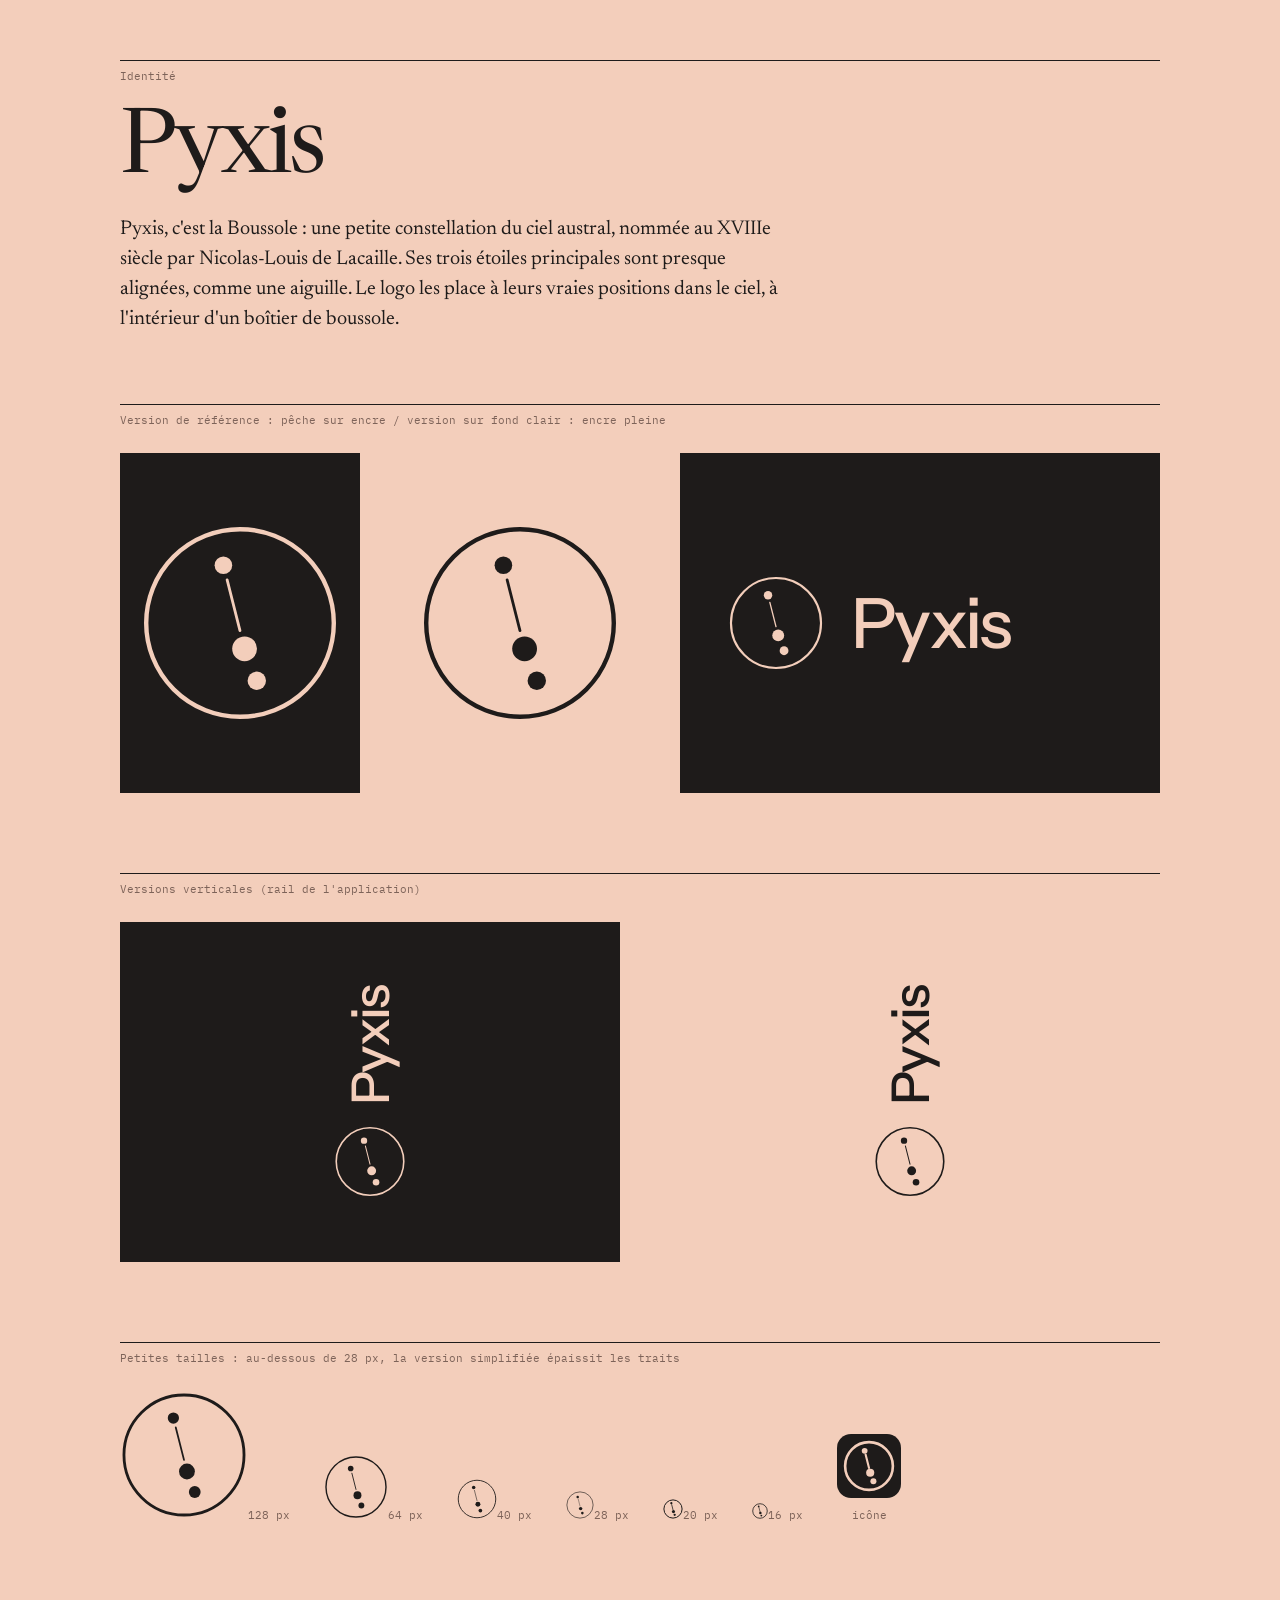
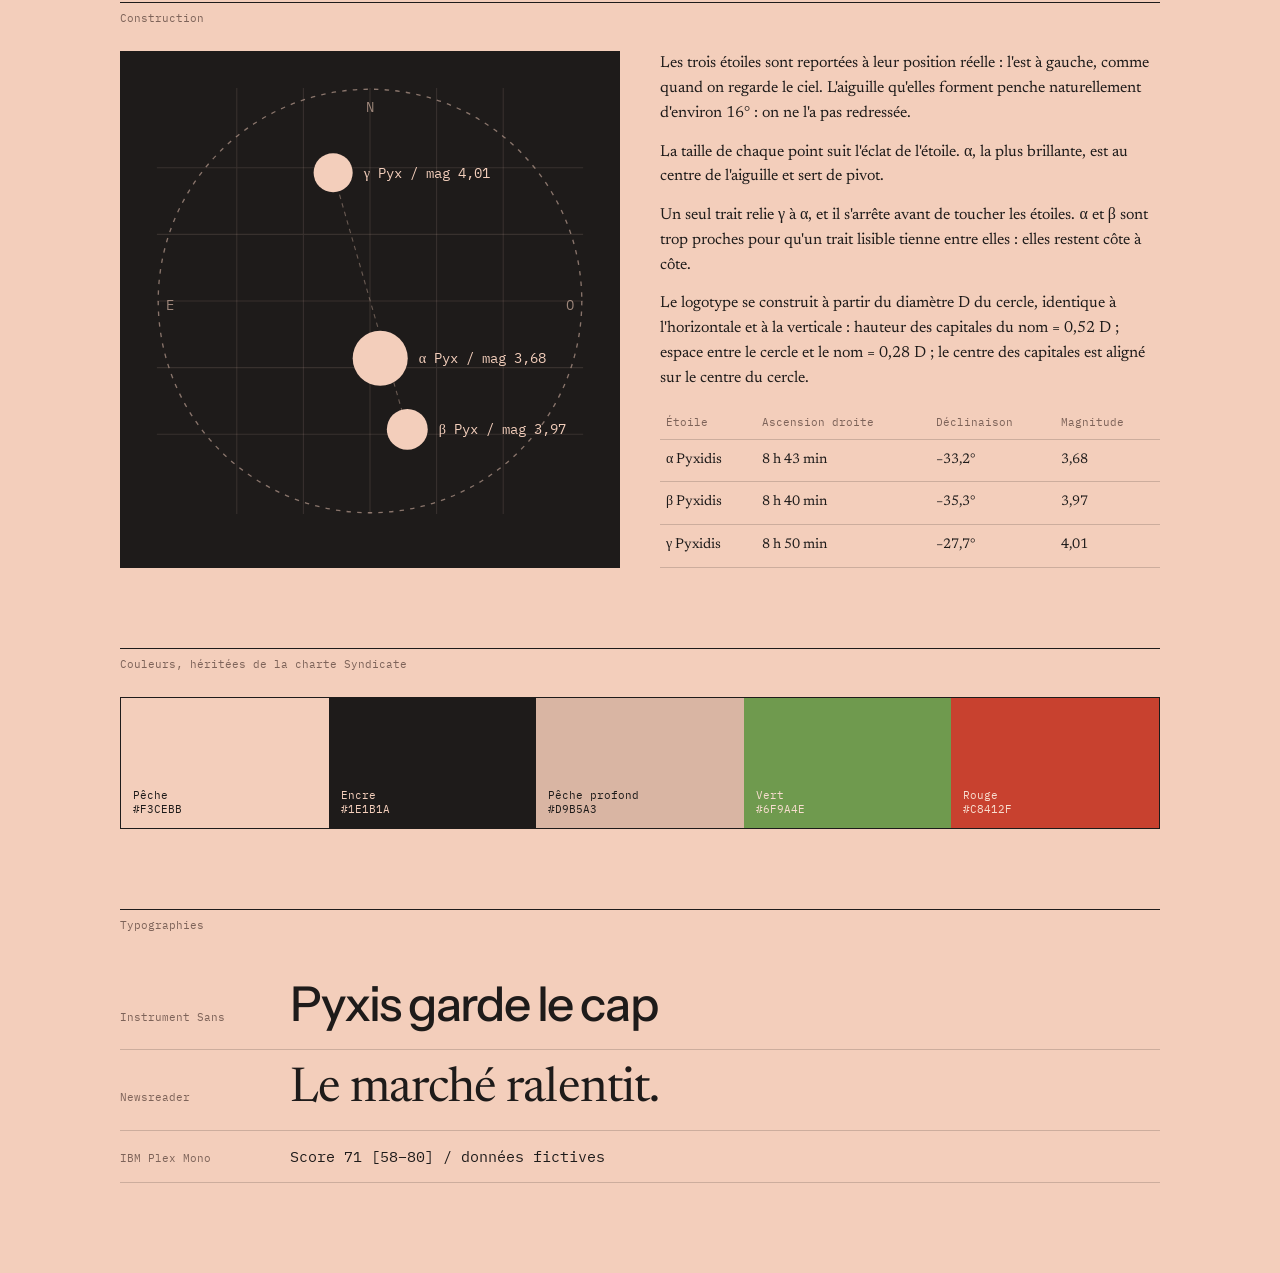
<file: site/assets/identite.html>
<!DOCTYPE html>
<html lang="fr"><head><meta charset="utf-8"><meta name="viewport" content="width=device-width, initial-scale=1">
<title>Pyxis · identité</title>
<link rel="preconnect" href="https://fonts.googleapis.com"><link rel="preconnect" href="https://fonts.gstatic.com" crossorigin>
<link href="https://fonts.googleapis.com/css2?family=IBM+Plex+Mono:wght@400&family=Instrument+Sans:wght@400;500&family=Newsreader:ital,opsz,wght@0,6..72,400;1,6..72,400&display=swap" rel="stylesheet">
<style>
:root{--paper:#f3cebb;--ink:#1e1b1a;--mute:#7d6359;--deep:#d9b5a3}
*{box-sizing:border-box}body{margin:0;background:var(--paper);color:var(--ink);font:400 15px/1.5 "Instrument Sans",Arial,sans-serif}
.page{max-width:1120px;margin:0 auto;padding:60px 40px 90px}
.lbl{display:block;font:400 11px "IBM Plex Mono",monospace;color:var(--mute);border-top:1px solid var(--ink);padding-top:8px;margin-bottom:26px}
.grid{display:grid;gap:48px 40px}
.g3{grid-template-columns:1fr 1fr 2fr}.g2{grid-template-columns:1fr 1fr}
.tile{min-height:340px;display:flex;align-items:center;justify-content:center}
.neg{background:var(--ink);color:var(--paper)}
.lock{display:flex;align-items:center;gap:22px;font:500 72px/1 "Instrument Sans";letter-spacing:-.035em}
.vert{display:flex;flex-direction:column;align-items:center;gap:22px}
.vert span{writing-mode:vertical-rl;transform:rotate(180deg);font:500 64px/1 "Instrument Sans";letter-spacing:-.035em}
h1{font:400 clamp(48px,7vw,96px)/.95 "Newsreader",serif;letter-spacing:-.035em;margin:0 0 18px}
.intro{font:400 20px/1.5 "Newsreader",serif;max-width:60ch;margin-bottom:70px}
.sizes{display:flex;align-items:flex-end;gap:34px;flex-wrap:wrap}
.sizes figure{margin:0;text-align:center;font:400 11px "IBM Plex Mono",monospace;color:var(--mute)}
.sizes img{display:block;margin:0 auto 10px}
.sky{background:var(--ink);color:var(--paper);padding:28px}
.sky svg{width:100%;height:auto;display:block}
.note{font:400 16px/1.55 "Newsreader",serif;max-width:56ch}
.note p{margin:0 0 14px}
table{border-collapse:collapse;width:100%;font-size:14px}td,th{text-align:left;padding:10px 6px;border-bottom:1px solid rgba(30,27,26,.18)}th{font:400 11px "IBM Plex Mono",monospace;color:var(--mute)}
.sw{display:grid;grid-template-columns:repeat(5,1fr);gap:0;border:1px solid var(--ink)}
.sw div{height:130px;padding:12px;font:400 11px "IBM Plex Mono",monospace;display:flex;flex-direction:column;justify-content:flex-end}
.type div{display:flex;align-items:baseline;gap:20px;border-bottom:1px solid rgba(30,27,26,.18);padding:16px 0}
.type .n{font:400 11px "IBM Plex Mono";color:var(--mute);width:150px;flex:none}
section{margin-top:80px}
@media(max-width:820px){.g3,.g2{grid-template-columns:1fr}.lock{font-size:48px}.sw{grid-template-columns:1fr 1fr}}
</style></head><body>
<script>/* =========================================================================
   Logo Pyxis — dessiné d'après la vraie constellation de la Boussole.
   Les trois étoiles principales (β, α, γ Pyxidis) sont presque alignées :
   placées à leurs positions réelles dans le ciel, elles forment une aiguille
   légèrement inclinée. Le cercle autour est le boîtier de la boussole.
   Taille de chaque étoile = son éclat (α est la plus brillante).
   ========================================================================= */
(function () {
  // Positions réelles (ascension droite × cos(déclinaison), déclinaison), ramenées à β = origine.
  // β Pyx : 8h40m, −35,3° ; α Pyx : 8h43m, −33,2° ; γ Pyx : 8h50m, −27,7°.
  const STARS = [
    { id: "β", x: 58.4, y: 78.9, r: 4.6, mag: 3.97 },
    { id: "α", x: 52.3, y: 62.9, r: 6.2, mag: 3.68 },
    { id: "γ", x: 41.7, y: 21.1, r: 4.4, mag: 4.01 },
  ];

  /* Segment entre deux étoiles, avec un petit vide autour de chacune.
     Si les étoiles sont trop proches pour qu'un trait lisible tienne entre elles, on n'en dessine pas. */
  function seg(a, b, gap) {
    const dx = b.x - a.x, dy = b.y - a.y, L = Math.hypot(dx, dy);
    const ux = dx / L, uy = dy / L;
    const s = a.r + gap, e = b.r + gap;
    if (L - s - e < 12) return "";
    return `M${(a.x + ux * s).toFixed(2)} ${(a.y + uy * s).toFixed(2)}L${(b.x - ux * e).toFixed(2)} ${(b.y - uy * e).toFixed(2)}`;
  }

  /**
   * Le signe Pyxis.
   * size : taille en pixels ; small : version simplifiée pour les petites tailles (favicon) ;
   * ring : dessiner le boîtier de boussole (un cercle simple, sans repère) ; color : couleur du trait.
   */
  function mark({ size = 48, small = size < 28, ring = true, color = "currentColor", title = "Pyxis" } = {}) {
    const sw = small ? 5 : 2.2, lw = small ? 4 : 1.4, gap = small ? 3 : 3.2;
    const k = small ? 1.25 : 1;
    const lines = [seg(STARS[0], STARS[1], gap), seg(STARS[1], STARS[2], gap)].join("");
    return `<svg xmlns="http://www.w3.org/2000/svg" viewBox="0 0 100 100" width="${size}" height="${size}" role="img" aria-label="${title}">
      ${ring ? `<circle cx="50" cy="50" r="${48 - sw / 2}" fill="none" stroke="${color}" stroke-width="${sw}"/>
` : ""}
      <path d="${lines}" fill="none" stroke="${color}" stroke-width="${lw}" stroke-linecap="round"/>
      ${STARS.map((s) => `<circle cx="${s.x}" cy="${s.y}" r="${(s.r * k).toFixed(2)}" fill="${color}"/>`).join("")}
    </svg>`;
  }

  /** Icône d'application : le signe sur un carré encre arrondi (identique à la première version). */
  function appIcon() {
    return `<svg xmlns="http://www.w3.org/2000/svg" viewBox="0 0 100 100"><rect width="100" height="100" rx="22" fill="#1e1b1a"/><g transform="translate(9 9) scale(.82)">${mark({ size: 100, small: true, color: "#f3cebb" }).replace(/^<svg[^>]*>|<\/svg>$/g, "")}</g></svg>`;
  }
  const favicon = () => "data:image/svg+xml," + encodeURIComponent(appIcon());

  /* ------------------------------------------------------------------
     Logotype : signe + « Pyxis », mêmes proportions partout, à partir du
     diamètre D du signe :
       - le nom a une hauteur de capitale égale à 0,52 D ;
       - il est placé à 0,28 D du cercle ;
       - le centre des capitales est aligné sur le centre du cercle
         (à l'horizontale comme à la verticale).
     Les mesures exactes de la police sont relevées une fois chargée.
     ------------------------------------------------------------------ */
  const CAP = 0.52, GAPR = 0.28, FONT = "'Instrument Sans','Helvetica Neue',Arial,sans-serif";
  let metrics = { cap: 0.7, width: 2.25 }; // estimation avant chargement de la police (en em)

  function geometry(D, vertical) {
    const fs = (CAP * D) / metrics.cap, capH = CAP * D, gap = GAPR * D, tw = metrics.width * fs;
    return vertical
      // À la verticale, le cercle est en bas et le nom monte au-dessus de lui (lecture de bas en haut) :
      // le signe précède toujours le nom.
      ? { fs, w: D, h: D + gap + tw, tx: D / 2 + capH / 2, ty: tw, my: tw + gap, rot: true }
      : { fs, w: D + gap + tw, h: D, tx: D + gap, ty: D / 2 + capH / 2, my: 0, rot: false };
  }
  function lockup({ size = 48, color = "currentColor", vertical = false } = {}) {
    const g = geometry(size, vertical);
    const inner = mark({ size: 100, color, title: "" }).replace(/^<svg[^>]*>|<\/svg>$/g, "");
    return `<svg class="lockup" data-d="${size}" data-v="${vertical ? 1 : 0}" xmlns="http://www.w3.org/2000/svg" width="${g.w.toFixed(1)}" height="${g.h.toFixed(1)}" viewBox="0 0 ${g.w.toFixed(1)} ${g.h.toFixed(1)}" role="img" aria-label="Pyxis" style="display:block;overflow:visible">
      <svg class="lk-mark" x="0" y="${g.my.toFixed(2)}" width="${size}" height="${size}" viewBox="0 0 100 100" overflow="visible">${inner}</svg>
      <text x="${g.tx.toFixed(2)}" y="${g.ty.toFixed(2)}" ${g.rot ? `transform="rotate(-90 ${g.tx.toFixed(2)} ${g.ty.toFixed(2)})"` : ""} fill="${color}" font-family="${FONT.replace(/"/g, "")}" font-weight="500" font-size="${g.fs.toFixed(2)}" letter-spacing="${(-0.035 * g.fs).toFixed(2)}">Pyxis</text>
    </svg>`;
  }
  /** Recalcule l'alignement avec les vraies mesures de la police, une fois chargée. */
  function align(root = document) {
    try {
      const c = document.createElement("canvas").getContext("2d");
      c.font = `500 100px ${FONT}`;
      if ("letterSpacing" in c) c.letterSpacing = "-3.5px";
      const m = c.measureText("Pyxis"), h = c.measureText("H");
      if (h.actualBoundingBoxAscent > 40) metrics = { cap: h.actualBoundingBoxAscent / 100, width: m.width / 100 };
    } catch { return; }
    root.querySelectorAll("svg.lockup").forEach((el) => {
      const D = +el.dataset.d, v = el.dataset.v === "1", g = geometry(D, v), t = el.querySelector("text");
      el.setAttribute("width", g.w.toFixed(1)); el.setAttribute("height", g.h.toFixed(1));
      el.setAttribute("viewBox", `0 0 ${g.w.toFixed(1)} ${g.h.toFixed(1)}`);
      t.setAttribute("x", g.tx.toFixed(2)); t.setAttribute("y", g.ty.toFixed(2));
      t.setAttribute("font-size", g.fs.toFixed(2)); t.setAttribute("letter-spacing", (-0.035 * g.fs).toFixed(2));
      if (v) t.setAttribute("transform", `rotate(-90 ${g.tx.toFixed(2)} ${g.ty.toFixed(2)})`);
      const mk = el.querySelector(".lk-mark"); if (mk) mk.setAttribute("y", g.my.toFixed(2));
    });
  }
  if (typeof document !== "undefined" && document.fonts) document.fonts.ready.then(() => align());

  window.Logo = { mark, lockup, align, appIcon, favicon, STARS };
})();
</script>
<div class="page">
<span class="lbl">Identité</span>
<h1>Pyxis</h1>
<p class="intro">Pyxis, c'est la Boussole : une petite constellation du ciel austral, nommée au XVIIIe siècle par Nicolas-Louis de Lacaille. Ses trois étoiles principales sont presque alignées, comme une aiguille. Le logo les place à leurs vraies positions dans le ciel, à l'intérieur d'un boîtier de boussole.</p>

<span class="lbl">Version de référence : pêche sur encre / version sur fond clair : encre pleine</span>
<div class="grid g3">
  <div class="tile" id="pos"></div>
  <div class="tile neg" id="neg"></div>
  <div class="tile" style="justify-content:flex-start;padding-left:48px"><div class="lock" id="lock"></div></div>
</div>

<section>
<span class="lbl">Versions verticales (rail de l'application)</span>
<div class="grid g2">
  <div class="tile neg"><div class="vert" id="v1"></div></div>
  <div class="tile"><div class="vert" id="v2"></div></div>
</div>
</section>

<section>
<span class="lbl">Petites tailles : au-dessous de 28 px, la version simplifiée épaissit les traits</span>
<div class="sizes" id="sizes"></div>
</section>

<section>
<span class="lbl">Construction</span>
<div class="grid g2">
  <div class="sky" id="sky"></div>
  <div class="note">
    <p>Les trois étoiles sont reportées à leur position réelle : l'est à gauche, comme quand on regarde le ciel. L'aiguille qu'elles forment penche naturellement d'environ 16° : on ne l'a pas redressée.</p>
    <p>La taille de chaque point suit l'éclat de l'étoile. α, la plus brillante, est au centre de l'aiguille et sert de pivot.</p>
    <p>Un seul trait relie γ à α, et il s'arrête avant de toucher les étoiles. α et β sont trop proches pour qu'un trait lisible tienne entre elles : elles restent côte à côte.</p><p>Le logotype se construit à partir du diamètre D du cercle, identique à l'horizontale et à la verticale : hauteur des capitales du nom = 0,52 D ; espace entre le cercle et le nom = 0,28 D ; le centre des capitales est aligné sur le centre du cercle.</p>
    <table><thead><tr><th>Étoile</th><th>Ascension droite</th><th>Déclinaison</th><th>Magnitude</th></tr></thead>
    <tbody><tr><td>α Pyxidis</td><td>8 h 43 min</td><td>−33,2°</td><td>3,68</td></tr>
    <tr><td>β Pyxidis</td><td>8 h 40 min</td><td>−35,3°</td><td>3,97</td></tr>
    <tr><td>γ Pyxidis</td><td>8 h 50 min</td><td>−27,7°</td><td>4,01</td></tr></tbody></table>
  </div>
</div>
</section>

<section>
<span class="lbl">Couleurs, héritées de la charte Syndicate</span>
<div class="sw">
  <div style="background:#f3cebb">Pêche<br>#F3CEBB</div>
  <div style="background:#1e1b1a;color:#f3cebb">Encre<br>#1E1B1A</div>
  <div style="background:#d9b5a3">Pêche profond<br>#D9B5A3</div>
  <div style="background:#6f9a4e;color:#f8ddcf">Vert<br>#6F9A4E</div>
  <div style="background:#c8412f;color:#f8ddcf">Rouge<br>#C8412F</div>
</div>
</section>

<section class="type">
<span class="lbl">Typographies</span>
<div><span class="n">Instrument Sans</span><span style="font:500 48px 'Instrument Sans';letter-spacing:-.03em">Pyxis garde le cap</span></div>
<div><span class="n">Newsreader</span><span style="font:400 48px 'Newsreader',serif;letter-spacing:-.02em">Le marché ralentit.</span></div>
<div><span class="n">IBM Plex Mono</span><span style="font:400 15px 'IBM Plex Mono',monospace">Score 71 [58–80] / données fictives</span></div>
</section>
</div>
<script>
const L = window.Logo;
document.getElementById("pos").innerHTML = L.mark({ size: 200, color: "#f3cebb" });
document.getElementById("pos").className = "tile neg";
document.getElementById("neg").innerHTML = L.mark({ size: 200, color: "#1e1b1a" });
document.getElementById("neg").className = "tile";
document.getElementById("lock").innerHTML = L.lockup({ size: 96, color: "#f3cebb" });
document.getElementById("lock").parentElement.className = "tile neg";
document.getElementById("v1").innerHTML = L.lockup({ size: 72, color: "#f3cebb", vertical: true });
document.getElementById("v2").innerHTML = L.lockup({ size: 72, color: "#1e1b1a", vertical: true });
document.getElementById("sizes").innerHTML = [128, 64, 40, 28, 20, 16].map((s) =>
  `<figure>${L.mark({ size: s, color: "#1e1b1a" })}${s} px</figure>`).join("") +
  `<figure><img src="${L.favicon()}" width="64" height="64" alt="Icône d'application">icône</figure>`;
setTimeout(() => L.align(), 0);
const S = L.STARS;
document.getElementById("sky").innerHTML = `<svg viewBox="0 0 100 100" xmlns="http://www.w3.org/2000/svg" font-family="IBM Plex Mono" font-size="3.2" fill="#f3cebb">
  ${[20, 35, 50, 65, 80].map((v) => `<path d="M${v} 2V98M2 ${v}H98" stroke="#f3cebb" stroke-opacity=".12" stroke-width=".25"/>`).join("")}
  <circle cx="50" cy="50" r="47.7" fill="none" stroke="#f3cebb" stroke-opacity=".5" stroke-width=".3" stroke-dasharray="1 1.4"/>
  <path d="M${S[0].x} ${S[0].y}L${S[2].x} ${S[2].y}" stroke="#f3cebb" stroke-opacity=".35" stroke-width=".25" stroke-dasharray="1 1"/>
  ${S.map((s) => `<circle cx="${s.x}" cy="${s.y}" r="${s.r}" fill="#f3cebb"/><text x="${s.x + s.r + 2.5}" y="${s.y + 1.1}">${s.id} Pyx / mag ${String(s.mag).replace(".", ",")}</text>`).join("")}
  <text x="50" y="7.5" text-anchor="middle" fill-opacity=".6">N</text>
  <text x="4" y="52" fill-opacity=".6">E</text><text x="96" y="52" text-anchor="end" fill-opacity=".6">O</text>
</svg>`;
</script>
</body></html>
</file>
